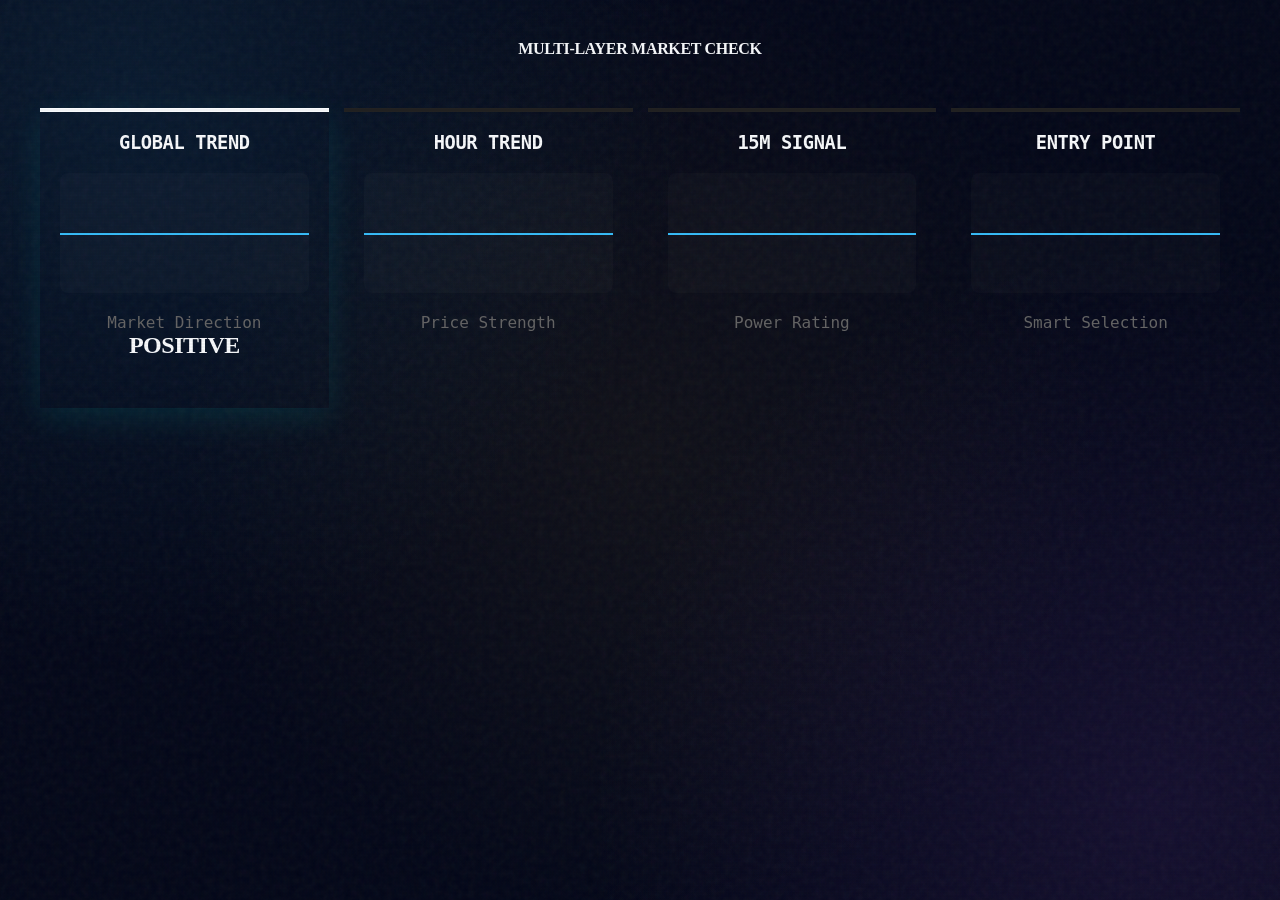
<file: analysis.html>
<!DOCTYPE html>
<html lang="en">

<head>
    <meta charset="UTF-8">
    <title>Neural Analysis - Sanitized</title>
    <link rel="stylesheet" href="showcase.css">
    <style>
        .analysis-grid {
            display: grid;
            grid-template-columns: repeat(4, 1fr);
            gap: 15px;
            margin-top: 50px;
        }

        .timeframe-card {
            height: 300px;
            padding: 20px;
            text-align: center;
            border-top: 4px solid #222;
        }

        .timeframe-card.match {
            border-color: var(--success-mint);
            box-shadow: 0 10px 30px rgba(0, 245, 212, 0.1);
        }

        .chart-sim {
            height: 120px;
            background: rgba(255, 255, 255, 0.02);
            margin: 20px 0;
            border-radius: 8px;
            position: relative;
            overflow: hidden;
        }

        .wave {
            position: absolute;
            width: 100%;
            height: 2px;
            background: var(--accent-blue);
            top: 50%;
            animation: osc 2s infinite ease-in-out;
        }

        @keyframes osc {

            0%,
            100% {
                transform: translateY(-10px);
            }

            50% {
                transform: translateY(10px);
            }
        }
    </style>
</head>

<body>
    <div class="scanner-line"></div>
    <div class="container">
        <h4 class="gold-text" style="text-align: center;">MULTI-LAYER MARKET CHECK</h4>
        <div class="analysis-grid">
            <div class="glass-panel timeframe-card" id="t1">
                <h3 class="mono">GLOBAL TREND</h3>
                <div class="chart-sim">
                    <div class="wave" style="animation-duration: 4s;"></div>
                </div>
                <p class="mono" style="color: #666;">Market Direction</p>
                <h2 class="gold-text" id="s1" style="opacity: 0;">POSITIVE</h2>
            </div>
            <div class="glass-panel timeframe-card" id="t2">
                <h3 class="mono">HOUR TREND</h3>
                <div class="chart-sim">
                    <div class="wave"></div>
                </div>
                <p class="mono" style="color: #666;">Price Strength</p>
                <h2 class="success-text" id="s2" style="opacity: 0;">STRONG</h2>
            </div>
            <div class="glass-panel timeframe-card" id="t3">
                <h3 class="mono">15M SIGNAL</h3>
                <div class="chart-sim">
                    <div class="wave" style="animation-delay: 0.5s;"></div>
                </div>
                <p class="mono" style="color: #666;">Power Rating</p>
                <h2 class="success-text" id="s3" style="opacity: 0;">WINNING</h2>
            </div>
            <div class="glass-panel timeframe-card" id="t4">
                <h3 class="mono">ENTRY POINT</h3>
                <div class="chart-sim">
                    <div class="wave" style="animation-delay: 1s;"></div>
                </div>
                <p class="mono" style="color: #666;">Smart Selection</p>
                <h2 class="success-text" id="s4" style="opacity: 0;">READY</h2>
            </div>
        </div>
        <div id="confluence-msg" style="text-align: center; margin-top: 40px; opacity: 0; transition: 1s;">
            <h1 class="gold-text">MULTIPLE SIGNALS CONFIRMED</h1>
            <p class="mono" style="color: #888;">All system checks passed. Every layer confirms the trade.</p>
        </div>
    </div>

    <script>
        // Language Handling
        const urlParams = new URLSearchParams(window.location.search);
        const currentLang = urlParams.get('lang') || 'en';

        const content = {
            en: {
                title: "MULTI-LAYER MARKET CHECK",
                c1: "GLOBAL TREND",
                c1d: "Market Direction",
                c1v: "POSITIVE",
                c2: "HOUR TREND",
                c2d: "Price Strength",
                c2v: "STRONG",
                c3: "15M SIGNAL",
                c3d: "Power Rating",
                c3v: "WINNING",
                c4: "ENTRY POINT",
                c4d: "Smart Selection",
                c4v: "READY",
                confTitle: "MULTIPLE SIGNALS CONFIRMED",
                confDesc: "All system checks passed. Every layer confirms the trade."
            },
            ar: {
                title: "فحص طبقات السوق المتعددة",
                c1: "الاتجاه العام",
                c1d: "مسار السوق الماكرو",
                c1v: "إيجابي",
                c2: "اتجاه الساعة",
                c2d: "قوة التحرك السعري",
                c2v: "قوية",
                c3: "إشارة 15 دقيقة",
                c3d: "تقييم القوة",
                c3v: "رابحة",
                c4: "نقطة الدخول",
                c4d: "الاختيار الذكي",
                c4v: "مستعدة",
                confTitle: "تم تأكيد الإشارات المتعددة",
                confDesc: "تم اجتياز جميع فحوصات النظام. كل الطبقات تؤكد نجاح الصفقة."
            }
        };

        // Apply Localization
        const ld = content[currentLang];
        document.querySelector('h4').innerText = ld.title;
        document.querySelectorAll('h3.mono')[0].innerText = ld.c1;
        document.querySelectorAll('p.mono')[0].innerText = ld.c1d;
        document.getElementById('s1').innerText = ld.c1v;
        document.querySelectorAll('h3.mono')[1].innerText = ld.c2;
        document.querySelectorAll('p.mono')[1].innerText = ld.c2d;
        document.getElementById('s2').innerText = ld.c2v;
        document.querySelectorAll('h3.mono')[2].innerText = ld.c3;
        document.querySelectorAll('p.mono')[2].innerText = ld.c3d;
        document.getElementById('s3').innerText = ld.c3v;
        document.querySelectorAll('h3.mono')[3].innerText = ld.c4;
        document.querySelectorAll('p.mono')[3].innerText = ld.c4d;
        document.getElementById('s4').innerText = ld.c4v;
        document.querySelector('#confluence-msg h1').innerText = ld.confTitle;
        document.querySelector('#confluence-msg p').innerText = ld.confDesc;

        if (currentLang === 'ar') {
            document.body.classList.add('rtl');
            document.querySelector('.container').classList.add('rtl');
        }

        const steps = [
            { id: 's1', card: 't1', delay: 800 },
            { id: 's2', card: 't2', delay: 1800 },
            { id: 's3', card: 't3', delay: 2800 },
            { id: 's4', card: 't4', delay: 3800 }
        ];
        steps.forEach(s => {
            setTimeout(() => {
                document.getElementById(s.id).style.opacity = 1;
                document.getElementById(s.card).classList.add('match');
            }, s.delay);
        });
        setTimeout(() => {
            document.getElementById('confluence-msg').style.opacity = 1;
        }, 5000);
    </script>
</body>

</html>
</file>
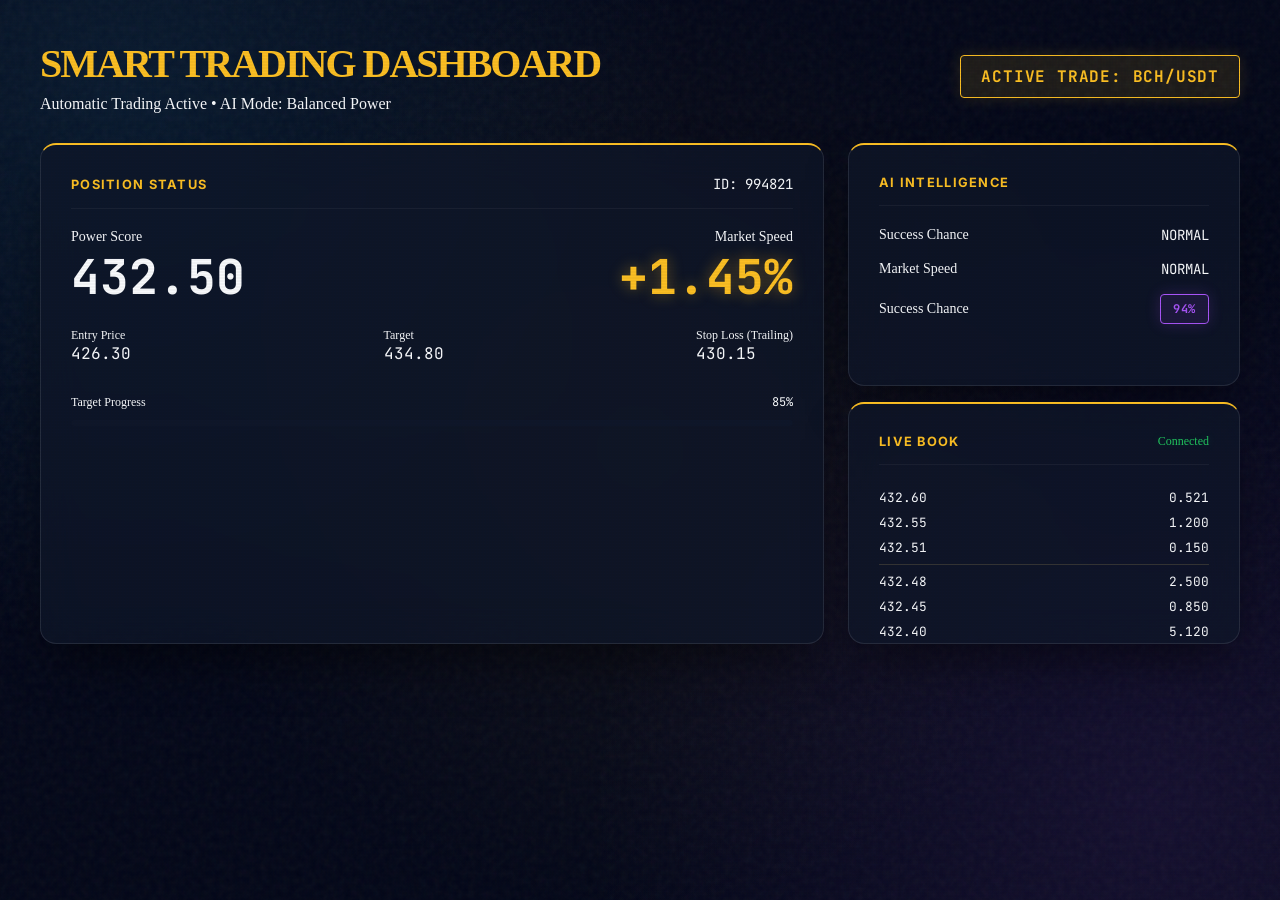
<file: dashboard.html>
<!DOCTYPE html>
<html lang="en">

<head>
    <meta charset="UTF-8">
    <meta name="viewport" content="width=device-width, initial-scale=1.0">
    <title>Execution Dashboard</title>
    <link rel="stylesheet" href="showcase.css">
    <link
        href="https://fonts.googleapis.com/css2?family=Inter:wght@400;500;600;700&family=JetBrains+Mono:wght@400;500&display=swap"
        rel="stylesheet">
    <style>
        .dashboard-layout {
            display: grid;
            grid-template-columns: 2fr 1fr;
            gap: 24px;
        }

        .price-display {
            font-size: 3rem;
            font-weight: 700;
            font-family: var(--font-mono);
        }

        .metric-row {
            display: flex;
            justify-content: space-between;
            margin-top: 10px;
            padding-top: 10px;
            border-top: 1px solid var(--border-subtle);
        }

        .progress-bar {
            height: 6px;
            background: var(--bg-panel);
            border-radius: 3px;
            margin-top: 10px;
            overflow: hidden;
        }

        .progress-fill {
            height: 100%;
            background: var(--accent-primary);
            width: 0%;
            transition: width 1s linear;
        }

        .order-book {
            font-family: var(--font-mono);
            font-size: 0.8rem;
        }

        .book-row {
            display: flex;
            justify-content: space-between;
            padding: 4px 0;
        }

        .book-ask {
            color: var(--accent-danger);
        }

        .book-bid {
            color: var(--accent-success);
        }
    </style>
</head>

<body>
    <div class="container">
        <div class="flex-between" style="margin-bottom: 30px;">
            <div>
                <h1 class="text-gold" style="-webkit-text-fill-color: initial; background: none;">SMART TRADING
                    DASHBOARD</h1>
                <p class="text-muted">Automatic Trading Active • AI Mode: Balanced Power</p>
            </div>
            <div class="badge badge-gold" style="font-size: 1rem; padding: 10px 20px;">
                ACTIVE TRADE: BCH/USDT
            </div>
        </div>

        <div class="dashboard-layout">
            <!-- Main Trade Panel -->
            <div class="card">
                <div class="card-header">
                    <span class="card-title">Position Status</span>
                    <span class="mono text-sm timestamp">ID: 994821</span>
                </div>

                <div class="flex-between">
                    <div>
                        <div class="text-sm text-muted">Current Price</div>
                        <div class="price-display">432.50</div>
                    </div>
                    <div style="text-align: right;">
                        <div class="text-sm text-muted">PnL (Unrealized)</div>
                        <div class="price-display text-gold-glow">+1.45%</div>
                    </div>
                </div>

                <div class="metric-row">
                    <div>
                        <div class="text-xs text-muted">Entry Price</div>
                        <div class="mono text-white">426.30</div>
                    </div>
                    <div>
                        <div class="text-xs text-muted">Target</div>
                        <div class="mono text-white">434.80</div>
                    </div>
                    <div>
                        <div class="text-xs text-muted">Stop Loss (Trailing)</div>
                        <div class="mono text-muted">430.15</div>
                    </div>
                </div>

                <div style="margin-top: 30px;">
                    <div class="flex-between">
                        <span class="text-xs text-muted target-prog-label">Target Progress</span>
                        <span class="text-xs mono">85%</span>
                    </div>
                    <div class="progress-bar">
                        <div class="progress-fill" style="width: 85%;"></div>
                    </div>
                </div>
            </div>

            <!-- Order Book / Metrics -->
            <div class="flex-col gap-4">
                <div class="card" style="flex: 1;">
                    <div class="card-header">
                        <span class="card-title">AI Intelligence</span>
                    </div>
                    <div class="gap-4 flex-col">
                        <div class="flex-between">
                            <span class="text-sm text-muted">Power Score</span>
                            <span class="mono text-sm success-text">STRONG</span>
                        </div>
                        <div class="flex-between">
                            <span class="text-sm text-muted">Market Speed</span>
                            <span class="mono text-sm">NORMAL</span>
                        </div>
                        <div class="flex-between">
                            <span class="text-sm text-muted">Success Chance</span>
                            <span class="badge badge-v9">94%</span>
                        </div>
                    </div>
                </div>

                <div class="card" style="flex: 1;">
                    <div class="card-header">
                        <span class="card-title">Live Book</span>
                        <div class="text-xs text-green">Connected</div>
                    </div>
                    <div class="order-book">
                        <!-- Simulated DOM -->
                        <div class="book-row book-ask"><span>432.60</span><span>0.521</span></div>
                        <div class="book-row book-ask"><span>432.55</span><span>1.200</span></div>
                        <div class="book-row book-ask"><span>432.51</span><span>0.150</span></div>
                        <div style="height: 1px; background: #333; margin: 4px 0;"></div>
                        <div class="book-row book-bid"><span>432.48</span><span>2.500</span></div>
                        <div class="book-row book-bid"><span>432.45</span><span>0.850</span></div>
                        <div class="book-row book-bid"><span>432.40</span><span>5.120</span></div>
                    </div>
                </div>
            </div>
        </div>
    </div>
    <script>
        // Language Handling
        const urlParams = new URLSearchParams(window.location.search);
        const currentLang = urlParams.get('lang') || 'en';

        const content = {
            en: {
                title: "SMART TRADING DASHBOARD",
                subtitle: "Automatic Trading Active • AI Mode: Balanced Power",
                activeTrade: "ACTIVE TRADE: BCH/USDT",
                posStatus: "Position Status",
                currPrice: "Current Price",
                pnl: "PnL (Unrealized)",
                entry: "Entry Price",
                target: "Target",
                stopLoss: "Stop Loss (Trailing)",
                targetProg: "Target Progress",
                aiIntell: "AI Intelligence",
                pwrScore: "Power Score",
                mktSpeed: "Market Speed",
                successChance: "Success Chance",
                liveBook: "Live Book",
                connected: "Connected",
                strong: "STRONG",
                normal: "NORMAL"
            },
            ar: {
                title: "لوحة تحكم التداول الذكي",
                subtitle: "التداول الآلي نشط • وضع الذكاء: طاقة متوازنة",
                activeTrade: "صفقة نشطة: BCH/USDT",
                posStatus: "حالة الصفقة",
                currPrice: "السعر الحالي",
                pnl: "الربح/الخسارة (غير محقق)",
                entry: "سعر الدخول",
                target: "الهدف",
                stopLoss: "وقف الخسارة (متحرك)",
                targetProg: "التقدم نحو الهدف",
                aiIntell: "ذكاء النظام",
                pwrScore: "قوة الإشارة",
                mktSpeed: "سرعة السوق",
                successChance: "نسبة النجاح المتوقعة",
                liveBook: "سجل الأوامر المباشر",
                connected: "متصل",
                strong: "قوية",
                normal: "طبيعية"
            }
        };

        // Apply Localization
        const ld = content[currentLang];
        document.querySelector('h1').innerText = ld.title;
        document.querySelector('p.text-muted').innerText = ld.subtitle;
        document.querySelector('.badge.badge-gold').innerText = ld.activeTrade;
        document.querySelectorAll('.card-title')[0].innerText = ld.posStatus;
        document.querySelectorAll('.text-muted')[1].innerText = ld.currPrice;
        document.querySelectorAll('.text-muted')[2].innerText = ld.pnl;
        document.querySelectorAll('.text-xs.text-muted')[0].innerText = ld.entry;
        document.querySelectorAll('.text-xs.text-muted')[1].innerText = ld.target;
        document.querySelectorAll('.text-xs.text-muted')[2].innerText = ld.stopLoss;
        document.querySelector('.text-xs.text-muted.target-prog-label').innerText = ld.targetProg;
        document.querySelectorAll('.card-title')[1].innerText = ld.aiIntell;
        document.querySelectorAll('.text-sm.text-muted')[0].innerText = ld.pwrScore;
        document.querySelectorAll('.text-sm.text-muted')[1].innerText = ld.mktSpeed;
        document.querySelectorAll('.text-sm.text-muted')[2].innerText = ld.successChance;
        document.querySelectorAll('.card-title')[2].innerText = ld.liveBook;
        document.querySelector('.text-xs.text-green').innerText = ld.connected;
        document.querySelector('.success-text').innerText = ld.strong;
        document.querySelectorAll('.mono.text-sm')[1].innerText = ld.normal;

        // --- Real-Time Price & PnL Loading ---
        const entryPrice = 426.30;

        async function fetchLiveBCH() {
            try {
                const res = await fetch('https://api.binance.com/api/v3/ticker/price?symbol=BCHUSDT');
                const data = await res.json();
                const currentPrice = parseFloat(data.price);

                // Update UI Prices
                document.querySelectorAll('.price-display')[0].innerText = currentPrice.toLocaleString(undefined, { minimumFractionDigits: 2, maximumFractionDigits: 2 });

                // Calculate PnL
                const pnlPercent = ((currentPrice - entryPrice) / entryPrice) * 100;
                const pnlDisplay = document.querySelectorAll('.price-display')[1];
                pnlDisplay.innerText = (pnlPercent >= 0 ? '+' : '') + pnlPercent.toFixed(2) + '%';
                pnlDisplay.style.color = pnlPercent >= 0 ? '#10b981' : '#ef4444';

                // Update Progress Slide filling
                const targetPrice = 434.80;
                let progress = ((currentPrice - entryPrice) / (targetPrice - entryPrice)) * 100;
                progress = Math.min(Math.max(progress, 0), 100);
                document.querySelector('.progress-fill').style.width = progress.toFixed(0) + '%';
                document.querySelector('.mono.text-xs').innerText = progress.toFixed(0) + '%';

            } catch (e) {
                console.error('Binance API Error:', e);
            }
            setTimeout(fetchLiveBCH, 3000);
        }

        if (currentLang === 'ar') {
            document.body.classList.add('rtl');
        }

        fetchLiveBCH();
    </script>

</html>
</file>
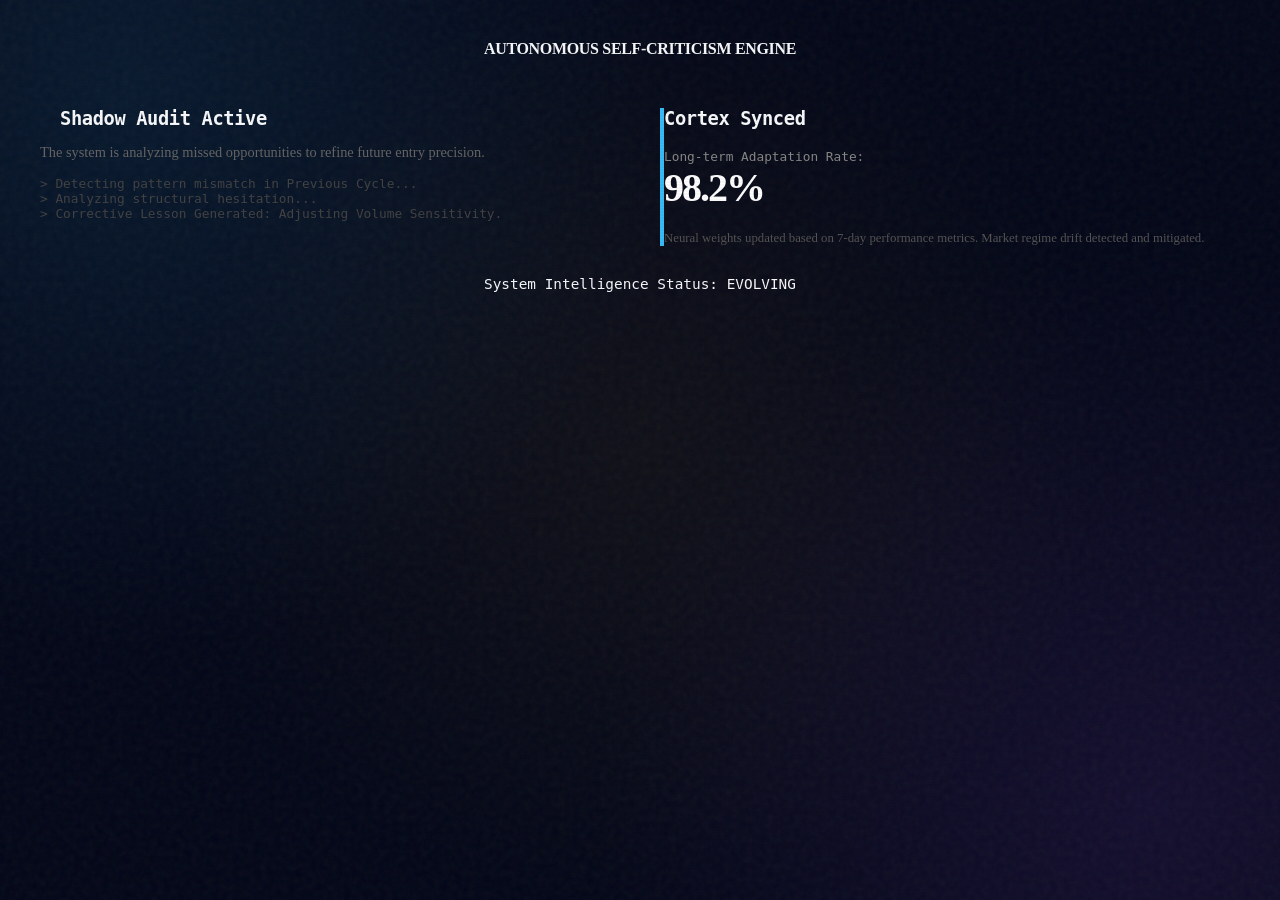
<file: learning.html>
<!DOCTYPE html>
<html lang="en">

<head>
    <meta charset="UTF-8">
    <title>Autonomous Learning - Sanitized</title>
    <link rel="stylesheet" href="showcase.css">
    <style>
        .learning-box {
            display: grid;
            grid-template-columns: 1fr 1fr;
            gap: 40px;
            margin-top: 50px;
        }

        .audit-card {
            border-left: 4px solid var(--accent-gold);
        }

        .cortex-update {
            border-left: 4px solid var(--accent-blue);
        }

        .status-dot {
            width: 10px;
            height: 10px;
            border-radius: 50%;
            display: inline-block;
            margin-right: 10px;
        }

        .processing {
            background: var(--accent-gold);
            animation: pulse 1.5s infinite;
        }
    </style>
</head>

<body>
    <div class="scanner-line"></div>
    <div class="container">
        <h4 class="gold-text" style="text-align: center;">AUTONOMOUS SELF-CRITICISM ENGINE</h4>
        <div class="learning-box">
            <div class="glass-panel audit-card">
                <h3 class="mono"><span class="status-dot processing"></span>Shadow Audit Active</h3>
                <p style="color: #666; font-size: 0.9em; margin: 15px 0;">The system is analyzing missed opportunities
                    to refine future entry precision.</p>
                <div class="mono" style="font-size: 0.8em; color: #444;">
                    > Detecting pattern mismatch in Previous Cycle...<br>
                    > Analyzing structural hesitation...<br>
                    <span class="gold-text">> Corrective Lesson Generated: Adjusting Volume Sensitivity.</span>
                </div>
            </div>
            <div class="glass-panel cortex-update">
                <h3 class="mono">Cortex Synced</h3>
                <div style="margin-top: 20px;">
                    <p class="mono" style="font-size: 0.8em; color: #888;">Long-term Adaptation Rate:</p>
                    <h1 class="gradient-text">98.2%</h1>
                </div>
                <div style="margin-top: 20px; font-size: 0.8em; color: #555;">
                    Neural weights updated based on 7-day performance metrics. Market regime drift detected and
                    mitigated.
                </div>
            </div>
        </div>
        <div class="glass-panel" style="margin-top: 30px; text-align: center; border-color: rgba(0, 118, 255, 0.3);">
            <p class="mono" style="font-size: 0.9em;">System Intelligence Status: <span
                    class="success-text">EVOLVING</span></p>
        </div>
    </div>
</body>

</html>
</file>
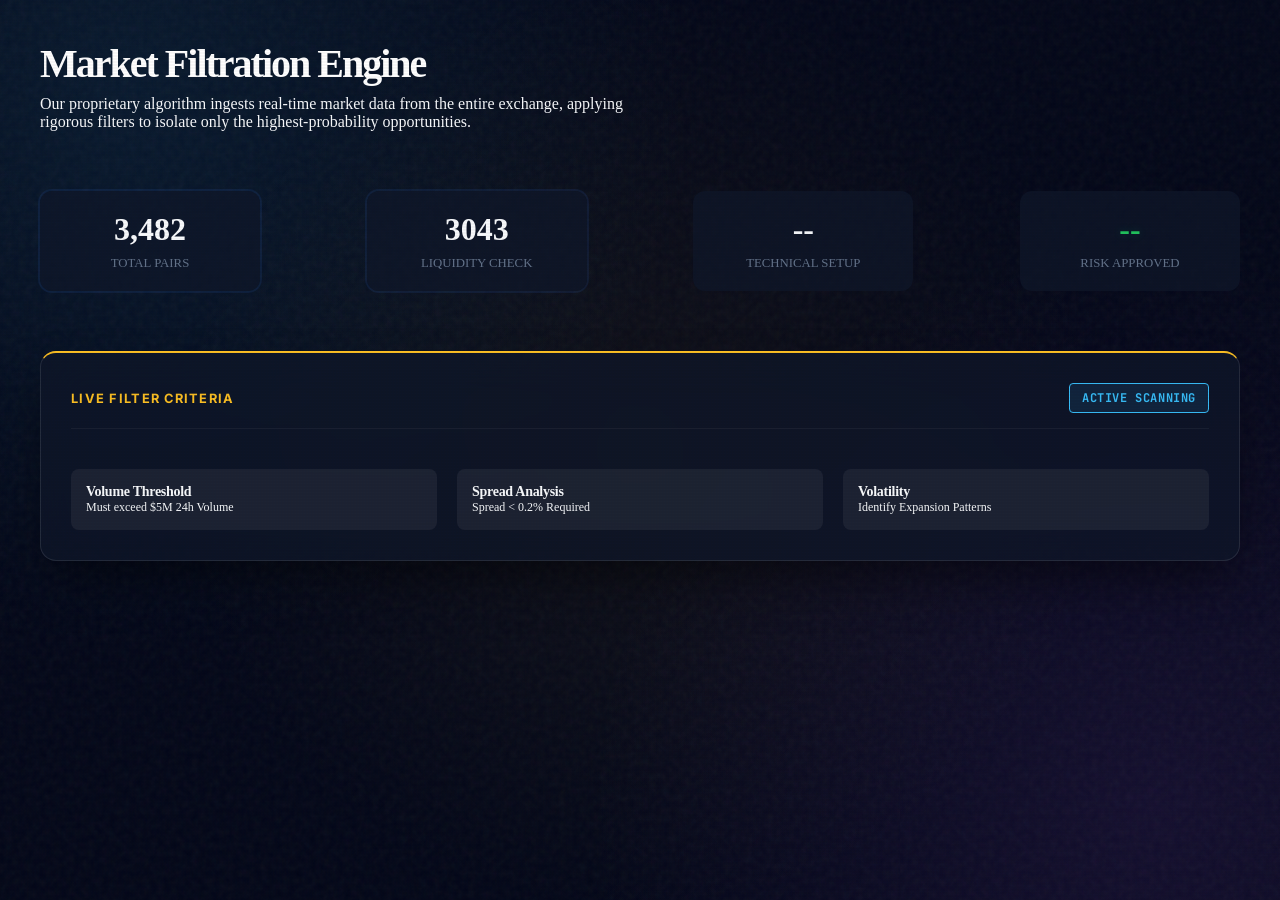
<file: scanner.html>
<!DOCTYPE html>
<html lang="en">

<head>
    <meta charset="UTF-8">
    <meta name="viewport" content="width=device-width, initial-scale=1.0">
    <title>Market Scanner</title>
    <link rel="stylesheet" href="showcase.css">
    <link
        href="https://fonts.googleapis.com/css2?family=Inter:wght@400;500;600;700&family=JetBrains+Mono:wght@400;500&display=swap"
        rel="stylesheet">
    <style>
        .pipeline {
            display: flex;
            align-items: center;
            justify-content: space-between;
            margin: 60px 0;
            position: relative;
        }

        .pipeline::before {
            content: '';
            position: absolute;
            top: 50%;
            left: 0;
            width: 100%;
            height: 2px;
            background: var(--border-subtle);
            z-index: 0;
        }

        .stage {
            background: var(--bg-card);
            border: 1px solid var(--border-subtle);
            padding: 20px;
            border-radius: 12px;
            width: 220px;
            text-align: center;
            z-index: 1;
            transition: all 0.3s;
        }

        .stage.active {
            border-color: var(--accent-primary);
            box-shadow: 0 0 0 2px rgba(59, 130, 246, 0.1);
        }

        .count-badge {
            font-size: 2rem;
            font-weight: 700;
            color: var(--text-primary);
            display: block;
            margin-bottom: 5px;
        }

        .stage-label {
            font-size: 0.8rem;
            color: var(--text-muted);
            text-transform: uppercase;
        }

        .filter-list {
            margin-top: 40px;
            display: grid;
            grid-template-columns: repeat(3, 1fr);
            gap: 20px;
        }

        .filter-item {
            background: rgba(40, 45, 60, 0.6);
            /* Lighter background for better contrast */
            padding: 15px;
            border-radius: 8px;
            border-left: 3px solid var(--border-subtle);
        }

        .filter-item.passed {
            border-left-color: var(--accent-success);
        }

        .filter-item.rejected {
            border-left-color: var(--accent-danger);
        }
    </style>
</head>

<body>
    <div class="container">
        <h1>Market Filtration Engine</h1>
        <p class="text-muted" style="max-width: 600px;">
            Our proprietary algorithm ingests real-time market data from the entire exchange, applying rigorous filters
            to isolate only the highest-probability opportunities.
        </p>

        <div class="pipeline">
            <div class="stage active">
                <span class="count-badge">3,482</span>
                <span class="stage-label">Total Pairs</span>
            </div>
            <div class="stage" id="stage2">
                <span class="count-badge" id="c2">--</span>
                <span class="stage-label">Liquidity Check</span>
            </div>
            <div class="stage" id="stage3">
                <span class="count-badge" id="c3">--</span>
                <span class="stage-label">Technical Setup</span>
            </div>
            <div class="stage" id="stage4">
                <span class="count-badge text-green" id="c4">--</span>
                <span class="stage-label">Risk Approved</span>
            </div>
        </div>

        <div class="card">
            <div class="card-header">
                <span class="card-title">Live Filter Criteria</span>
                <span class="badge badge-blue">ACTIVE SCANNING</span>
            </div>
            <div class="filter-list">
                <div class="filter-item passed">
                    <h4 class="text-sm">Volume Threshold</h4>
                    <p class="text-xs text-muted">Must exceed $5M 24h Volume</p>
                </div>
                <div class="filter-item passed">
                    <h4 class="text-sm">Spread Analysis</h4>
                    <p class="text-xs text-muted">Spread < 0.2% Required</p>
                </div>
                <div class="filter-item passed">
                    <h4 class="text-sm">Volatility</h4>
                    <p class="text-xs text-muted">Identify Expansion Patterns</p>
                </div>
            </div>
        </div>
    </div>

    <script>
        // Language Handling
        const urlParams = new URLSearchParams(window.location.search);
        const currentLang = urlParams.get('lang') || 'en';

        const content = {
            en: {
                title: "Market Filtration Engine",
                desc: "Our proprietary algorithm ingests real-time market data from the entire exchange, applying rigorous filters to isolate only the highest-probability opportunities.",
                s1: "Total Pairs",
                s2: "Liquidity Check",
                s3: "Technical Setup",
                s4: "Risk Approved",
                liveTitle: "Live Filter Criteria",
                scanning: "ACTIVE SCANNING",
                f1: "Volume Threshold",
                f1d: "Must exceed $5M 24h Volume",
                f2: "Spread Analysis",
                f2d: "Spread < 0.2% Required",
                f3: "Volatility",
                f3d: "Identify Expansion Patterns"
            },
            ar: {
                title: "محرك فلترة السوق",
                desc: "خوارزميتنا الخاصة تقوم بتحليل بيانات السوق اللحظية من المنصة كاملة، مع تطبيق فلاتر صارمة لعزل الفرص ذات الاحتمالية العالية فقط.",
                s1: "إجمالي الأزواج",
                s2: "فحص السيولة",
                s3: "التوافق الفني",
                s4: "الموافقة الأمنية",
                liveTitle: "معايير الفلترة الحالية",
                scanning: "فحص نشط حالياً",
                f1: "حد السيولة",
                f1d: "يجب أن يتجاوز حجم التداول 5 مليون دولار",
                f2: "تحليل الفارق",
                f2d: "الفارق السعري أقل من 0.2%",
                f3: "التذبذب",
                f3d: "رصد أنماط الانفجار السعري"
            }
        };

        // Apply Localization
        const ld = content[currentLang];
        document.querySelector('h1').innerText = ld.title;
        document.querySelector('p.text-muted').innerText = ld.desc;
        document.querySelectorAll('.stage-label')[0].innerText = ld.s1;
        document.querySelectorAll('.stage-label')[1].innerText = ld.s2;
        document.querySelectorAll('.stage-label')[2].innerText = ld.s3;
        document.querySelectorAll('.stage-label')[3].innerText = ld.s4;
        document.querySelector('.card-title').innerText = ld.liveTitle;
        document.querySelector('.badge').innerText = ld.scanning;
        document.querySelectorAll('h4.text-sm')[0].innerText = ld.f1;
        document.querySelectorAll('.text-xs.text-muted')[0].innerText = ld.f1d;
        document.querySelectorAll('h4.text-sm')[1].innerText = ld.f2;
        document.querySelectorAll('.text-xs.text-muted')[1].innerText = ld.f2d;
        document.querySelectorAll('h4.text-sm')[2].innerText = ld.f3;
        document.querySelectorAll('.text-xs.text-muted')[2].innerText = ld.f3d;

        if (currentLang === 'ar') {
            document.body.classList.add('rtl');
        }

        // Simulate funnel effect
        setTimeout(() => {
            const c2 = document.getElementById('c2');
            document.getElementById('stage2').classList.add('active');
            animateValue(c2, 3482, 450, 1500);
        }, 1000);

        setTimeout(() => {
            const c3 = document.getElementById('c3');
            document.getElementById('stage3').classList.add('active');
            animateValue(c3, 450, 12, 1500);
        }, 3000);

        setTimeout(() => {
            const c4 = document.getElementById('c4');
            document.getElementById('stage4').classList.add('active');
            c4.style.color = '#10b981';
            animateValue(c4, 12, 3, 1000);
        }, 5000);

        function animateValue(obj, start, end, duration) {
            let startTimestamp = null;
            const step = (timestamp) => {
                if (!startTimestamp) startTimestamp = timestamp;
                const progress = Math.min((timestamp - startTimestamp) / duration, 1);
                obj.innerHTML = Math.floor(progress * (end - start) + start);
                if (progress < 1) {
                    window.requestAnimationFrame(step);
                }
            };
            window.requestAnimationFrame(step);
        }
    </script>
</body>

</html>
</file>
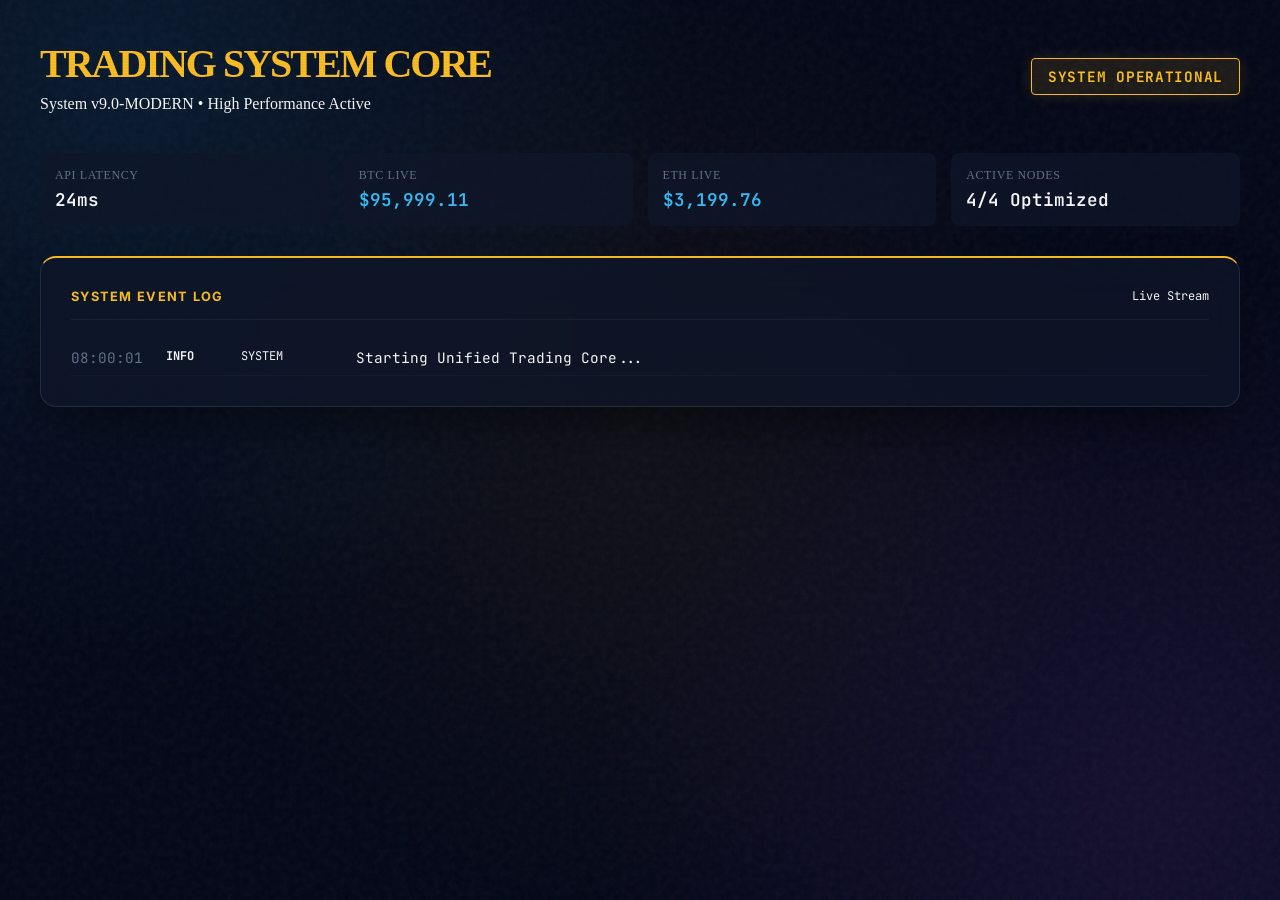
<file: terminal.html>
<!DOCTYPE html>
<html lang="en">

<head>
    <meta charset="UTF-8">
    <meta name="viewport" content="width=device-width, initial-scale=1.0">
    <title>System Infrastructure</title>
    <link rel="stylesheet" href="showcase.css">
    <link
        href="https://fonts.googleapis.com/css2?family=Inter:wght@400;500;600;700&family=JetBrains+Mono:wght@400;500&display=swap"
        rel="stylesheet">
    <style>
        .terminal-container {
            font-family: var(--font-mono);
            font-size: 0.9rem;
        }

        .log-row {
            display: flex;
            gap: 15px;
            padding: 8px 0;
            border-bottom: 1px solid rgba(255, 255, 255, 0.03);
            opacity: 0;
            animation: fadeIn 0.3s forwards;
        }

        .timestamp {
            color: var(--text-muted);
            min-width: 80px;
        }

        .level {
            min-width: 60px;
            font-weight: bold;
        }

        .module {
            color: var(--accent-primary);
            min-width: 100px;
        }

        .message {
            color: var(--text-primary);
        }

        @keyframes fadeIn {
            to {
                opacity: 1;
            }
        }

        .status-grid {
            display: grid;
            grid-template-columns: repeat(4, 1fr);
            gap: 15px;
            margin-bottom: 30px;
        }

        .status-item {
            background: var(--bg-card);
            padding: 15px;
            border-radius: 8px;
            border: 1px solid var(--border-subtle);
        }

        .status-label {
            font-size: 0.75rem;
            color: var(--text-muted);
            text-transform: uppercase;
            letter-spacing: 0.05em;
        }

        .status-value {
            font-size: 1.1rem;
            font-weight: 600;
            color: var(--text-primary);
            margin-top: 5px;
        }
    </style>
</head>

<body>
    <div class="container">
        <!-- Header -->
        <div class="flex-between" style="margin-bottom: 40px;">
            <div>
                <h1 class="text-gold" style="-webkit-text-fill-color: initial; background: none;">TRADING SYSTEM CORE
                </h1>
                <p class="text-muted">System v9.0-MODERN • High Performance Active</p>
            </div>
            <div class="badge badge-gold" style="font-size: 0.9rem; padding: 8px 16px;">
                SYSTEM OPERATIONAL
            </div>
        </div>

        <!-- Status Metrics -->
        <div class="status-grid">
            <div class="status-item">
                <div class="status-label">API Latency</div>
                <div class="status-value text-success">24ms</div>
            </div>
            <div class="status-item">
                <div class="status-label">BTC Live</div>
                <div class="status-value text-blue" id="btc-price">CONNECTING...</div>
            </div>
            <div class="status-item">
                <div class="status-label">ETH Live</div>
                <div class="status-value text-blue" id="eth-price">CONNECTING...</div>
            </div>
            <div class="status-item">
                <div class="status-label">Active Nodes</div>
                <div class="status-value">4/4 Optimized</div>
            </div>
        </div>

        <!-- Terminal Output -->
        <div class="card terminal-container">
            <div class="card-header">
                <span class="card-title">System Event Log</span>
                <span class="mono text-muted text-xs">Live Stream</span>
            </div>
            <div id="logs"></div>
        </div>
    </div>

    <script>
        // Language Handling
        const urlParams = new URLSearchParams(window.location.search);
        const currentLang = urlParams.get('lang') || 'en';

        const content = {
            en: {
                title: "TRADING SYSTEM CORE",
                subtitle: "System v9.0-MODERN • High Performance Active",
                status: "SYSTEM OPERATIONAL",
                latency: "API Latency",
                activeNodes: "Active Nodes",
                logsTitle: "System Event Log",
                logsStream: "Live Stream",
                logs: [
                    { time: '08:00:01', level: 'INFO', mod: 'SYSTEM', msg: 'Starting Unified Trading Core...' },
                    { time: '08:00:02', level: 'INFO', mod: 'AI_BRAIN', msg: 'System online. Checking market direction.' },
                    { time: '08:00:02', level: 'INFO', mod: 'SAFETY', msg: 'Safety checks passed. No risks detected.' },
                    { time: '08:00:03', level: 'SUCCESS', mod: 'SYSTEM', msg: 'Connection established. Ready to trade.' },
                    { time: '08:00:05', level: 'INFO', mod: 'SCANNER', msg: 'Searching for winning opportunities...' },
                    { time: '08:00:08', level: 'SUCCESS', mod: 'SCANNER', msg: 'Found 12 high-potential setups.' },
                    { time: '08:00:09', level: 'INFO', mod: 'AI_BRAIN', msg: 'Choosing best coin for high-success chance.' },
                    { time: '08:00:10', level: 'INFO', mod: 'SELECTOR', msg: 'AI Choice: STRONG BUY (Confidence: 94%).' },
                    { time: '08:00:15', level: 'INFO', mod: 'TRADER', msg: 'Executing trade on Binance Exchange...' },
                    { time: '08:00:18', level: 'SUCCESS', mod: 'TRADE', msg: 'Position Active. Monitoring for Profit.' }
                ]
            },
            ar: {
                title: "نواة نظام التداول",
                subtitle: "نظام v9.0 الحديث • أداء عالي نشط",
                status: "النظام يعمل بكفاءة",
                latency: "سرعة الاتصال",
                activeNodes: "النقاط النشطة",
                logsTitle: "سجل أحداث النظام",
                logsStream: "بث مباشر",
                logs: [
                    { time: '08:00:01', level: 'معلومات', mod: 'النظام', msg: 'بدء تشغيل نواة التداول الموحدة...' },
                    { time: '08:00:02', level: 'معلومات', mod: 'الذكاء', msg: 'النظام متصل. جاري فحص اتجاه السوق.' },
                    { time: '08:00:02', level: 'معلومات', mod: 'الأمان', msg: 'اجتياز فحوصات الأمان. لا توجد مخاطر.' },
                    { time: '08:00:03', level: 'نجاح', mod: 'النظام', msg: 'تم إنشاء الاتصال. جاهز للتداول.' },
                    { time: '08:00:05', level: 'معلومات', mod: 'المسح', msg: 'البحث عن فرص ربح قوية...' },
                    { time: '08:00:08', level: 'نجاح', mod: 'المسح', msg: 'تم العثور على 12 فرصة عالية الإمكانيات.' },
                    { time: '08:00:09', level: 'معلومات', mod: 'الذكاء', msg: 'اختيار أفضل عملة لضمان أعلى نسبة نجاح.' },
                    { time: '08:00:10', level: 'معلومات', mod: 'المحلل', msg: 'قرار الذكاء: شراء قوي (ثقة: 94%).' },
                    { time: '08:00:15', level: 'معلومات', mod: 'المنفذ', msg: 'جاري تنفيذ الصفقة على منصة بينانس...' },
                    { time: '08:00:18', level: 'نجاح', mod: 'الصفقة', msg: 'الصفقة نشطة. مراقبة الأرباح.' }
                ]
            }
        };

        // Apply Localization
        const langData = content[currentLang];
        document.querySelector('h1').innerText = langData.title;
        document.querySelector('p.text-muted').innerText = langData.subtitle;
        document.querySelector('.badge').innerText = langData.status;
        document.querySelectorAll('.status-label')[0].innerText = langData.latency;
        document.querySelectorAll('.status-label')[3].innerText = langData.activeNodes;
        document.querySelector('.card-title').innerText = langData.logsTitle;
        document.querySelector('.mono.text-muted.text-xs').innerText = langData.logsStream;

        if (currentLang === 'ar') {
            document.body.classList.add('rtl');
        }

        const logData = langData.logs;
        let index = 0;
        const logContainer = document.getElementById('logs');

        function addLog() {
            if (index >= logData.length) return;
            const item = logData[index];
            const row = document.createElement('div');
            row.className = 'log-row';

            let colorClass = 'text-primary';
            if (item.level === 'SUCCESS' || item.level === 'نجاح') colorClass = 'text-success';

            row.innerHTML = `
                <div class="timestamp mono">${item.time}</div>
                <div class="level text-xs ${colorClass}">${item.level}</div>
                <div class="module mono text-xs">${item.mod}</div>
                <div class="message">${item.msg}</div>
            `;

            logContainer.appendChild(row);
            index++;

            // Randomize delay for "natural" feel
            setTimeout(addLog, Math.random() * 800 + 400);
        }

        // --- Real-Time Price Loading from Binance API ---
        let btcPrice = 0;
        let ethPrice = 0;

        async function fetchLivePrices() {
            try {
                // Fetch BTC & ETH directly from Binance Public API
                const [btcRes, ethRes] = await Promise.all([
                    fetch('https://api.binance.com/api/v3/ticker/price?symbol=BTCUSDT'),
                    fetch('https://api.binance.com/api/v3/ticker/price?symbol=ETHUSDT')
                ]);

                const btcData = await btcRes.json();
                const ethData = await ethRes.json();

                btcPrice = parseFloat(btcData.price);
                ethPrice = parseFloat(ethData.price);

                document.getElementById('btc-price').innerText = '$' + btcPrice.toLocaleString(undefined, { minimumFractionDigits: 2, maximumFractionDigits: 2 });
                document.getElementById('eth-price').innerText = '$' + ethPrice.toLocaleString(undefined, { minimumFractionDigits: 2, maximumFractionDigits: 2 });

                // Update badge to indicate LIVE status
                const badge = document.querySelector('.badge');
                if (badge && !badge.innerText.includes('LIVE')) {
                    badge.innerHTML = `<span style="display:inline-block; width:8px; height:8px; background:#10b981; border-radius:50%; margin-right:8px; animation: pulse 1s infinite;"></span>` + badge.innerText + ' [LIVE]';
                }
            } catch (e) {
                console.error('API Error, falling back to simulation:', e);
                // Fallback simulation if API fails
                btcPrice = btcPrice || 96000;
                ethPrice = ethPrice || 3200;
                btcPrice += (Math.random() - 0.5) * 5;
                ethPrice += (Math.random() - 0.5) * 1;
                document.getElementById('btc-price').innerText = '$' + btcPrice.toLocaleString(undefined, { minimumFractionDigits: 2, maximumFractionDigits: 2 });
                document.getElementById('eth-price').innerText = '$' + ethPrice.toLocaleString(undefined, { minimumFractionDigits: 2, maximumFractionDigits: 2 });
            }

            setTimeout(fetchLivePrices, 3000);
        }

        window.onload = () => {
            addLog();
            fetchLivePrices();
        };
    </script>
</body>

</html>
</file>
<file: showcase.css>
:root {
    /* --------------------------------------------------------- */
    /* THEME: ULTRA-MODERN DARK & NEON (V9 PRESET) */
    /* --------------------------------------------------------- */
    --bg-body: #020617;
    /* Deep Slate Navy */
    --bg-card: rgba(15, 23, 42, 0.75);
    /* Slate Glass */
    --bg-panel: #0f172a;

    --text-primary: #f8fafc;
    --text-secondary: #94a3b8;
    --text-muted: #64748b;

    /* Primary Accent: Dynamic Gold/Amber */
    --gold-primary: #fbbf24;
    --gold-dim: #b45309;
    --gold-glow: rgba(251, 191, 36, 0.25);

    /* Functional Accents - Vibrant V9 Palette */
    --accent-blue: #38bdf8;
    --profit-green: #22c55e;
    --loss-red: #ef4444;
    --v9-neon: #a855f7;
    /* Purple for Neural logic */

    /* Borders & Effects */
    --glass-border: 1px solid rgba(255, 255, 255, 0.1);
    --gold-border: 1px solid rgba(251, 191, 36, 0.4);
    --shadow-card: 0 25px 50px -12px rgba(0, 0, 0, 0.5);

    /* Fonts */
    --font-ui: 'Inter', system-ui, sans-serif;
    --font-mono: 'JetBrains Mono', monospace;
    --font-ar: 'Cairo', system-ui, sans-serif;
}

.rtl {
    direction: rtl;
    font-family: var(--font-ar) !important;
    text-align: right;
}

/* --------------------------------------------------------- */
/* RESET & BASE */
/* --------------------------------------------------------- */
* {
    margin: 0;
    padding: 0;
    box-sizing: border-box;
}

body {
    background-color: var(--bg-body);
    background-image:
        radial-gradient(circle at 10% 10%, rgba(56, 189, 248, 0.1) 0%, transparent 40%),
        radial-gradient(circle at 90% 90%, rgba(168, 85, 247, 0.1) 0%, transparent 40%),
        radial-gradient(circle at 50% 50%, rgba(251, 191, 36, 0.05) 0%, transparent 60%),
        url("data:image/svg+xml,%3Csvg viewBox='0 0 200 200' xmlns='http://www.w3.org/2000/svg'%3E%3Cfilter id='noiseFilter'%3E%3CfeTurbulence type='fractalNoise' baseFrequency='0.65' numOctaves='3' stitchTiles='stitch'/%3E%3C/filter%3E%3Crect width='100%25' height='100%25' filter='url(%23noiseFilter)' opacity='0.05'/%3E%3C/svg%3E");
    background-attachment: fixed;
    animation: holoShift 60s linear infinite alternate;
    color: var(--text-primary);
}

/* Cinematic Scanline Animation */
body::after {
    content: "";
    position: fixed;
    top: 0;
    left: 0;
    width: 100vw;
    height: 100vh;
    background: linear-gradient(rgba(18, 16, 16, 0) 50%, rgba(0, 0, 0, 0.1) 50%), linear-gradient(90deg, rgba(255, 0, 0, 0.03), rgba(0, 255, 0, 0.01), rgba(0, 0, 255, 0.03));
    background-size: 100% 3px, 3px 100%;
    pointer-events: none;
    z-index: 9999;
    opacity: 0.3;
}

@keyframes holoShift {
    0% {
        background-position: 50% 0%, 80% 20%, 0 0, 0 0;
    }

    100% {
        background-position: 55% 5%, 75% 25%, 0 0, 0 0;
    }
}

/* --------------------------------------------------------- */
/* UTILITIES & TYPOGRAPHY */
/* --------------------------------------------------------- */
.container {
    max-width: 1400px;
    margin: 0 auto;
    padding: 40px;
}

h1 {
    font-size: 2.5rem;
    font-weight: 800;
    letter-spacing: -0.05em;
    margin-bottom: 0.5rem;
    color: #fff;
    /* Clean Solid White for better contrast, removed gradient */
}

h2,
h3,
h4 {
    font-weight: 600;
    letter-spacing: -0.02em;
    color: var(--text-primary);
}

.text-gold {
    color: var(--gold-primary) !important;
}

.text-green {
    color: var(--profit-green) !important;
    text-shadow: 0 0 10px rgba(0, 255, 157, 0.2);
}

.text-blue {
    color: var(--accent-blue) !important;
}

.text-red {
    color: var(--loss-red) !important;
}

.text-v9-glow {
    color: var(--v9-neon) !important;
    text-shadow: 0 0 15px rgba(168, 85, 247, 0.4);
}

.text-gold-glow {
    color: var(--gold-primary) !important;
    text-shadow: 0 0 15px rgba(251, 191, 36, 0.4);
}

.mono {
    font-family: var(--font-mono);
}

.text-sm {
    font-size: 0.875rem;
}

.text-xs {
    font-size: 0.75rem;
}

.flex-between {
    display: flex;
    justify-content: space-between;
    align-items: center;
}

.flex-col {
    display: flex;
    flex-direction: column;
}

.gap-4 {
    gap: 1rem;
}

/* --------------------------------------------------------- */
/* COMPONENTS */
/* --------------------------------------------------------- */

/* High-End Glass Card */
.card {
    background: var(--bg-card);
    border: var(--glass-border);
    border-top: 2px solid var(--gold-primary);
    border-radius: 16px;
    padding: 30px;
    box-shadow: var(--shadow-card);
    position: relative;
    backdrop-filter: blur(20px);
    -webkit-backdrop-filter: blur(20px);
    transition: all 0.5s cubic-bezier(0.23, 1, 0.32, 1);
    overflow: hidden;
}

.card::before {
    content: '';
    position: absolute;
    top: 0;
    left: -100%;
    width: 100%;
    height: 100%;
    background: linear-gradient(90deg, transparent, rgba(255, 255, 255, 0.05), transparent);
    transition: 0.5s;
}

.card:hover::before {
    left: 100%;
}

.card:hover {
    transform: translateY(-5px) scale(1.01);
    box-shadow: 0 40px 80px -20px rgba(0, 0, 0, 0.6), 0 0 30px rgba(251, 191, 36, 0.15);
    border-top-color: #fff;
    border-color: rgba(255, 255, 255, 0.2);
}

.card-header {
    display: flex;
    justify-content: space-between;
    align-items: center;
    margin-bottom: 20px;
    padding-bottom: 15px;
    border-bottom: 1px solid rgba(255, 255, 255, 0.05);
}

.card-title {
    font-family: var(--font-ui);
    font-size: 0.8rem;
    font-weight: 700;
    text-transform: uppercase;
    letter-spacing: 0.1em;
    color: var(--gold-primary);
}

/* Badges */
.badge {
    display: inline-flex;
    align-items: center;
    padding: 6px 12px;
    border-radius: 4px;
    font-size: 0.75rem;
    font-weight: 700;
    font-family: var(--font-mono);
    text-transform: uppercase;
    letter-spacing: 0.05em;
}

.badge-v9 {
    background: rgba(168, 85, 247, 0.1);
    border: 1px solid var(--v9-neon);
    color: var(--v9-neon);
    box-shadow: 0 0 15px rgba(168, 85, 247, 0.2);
}

.badge-gold {
    background: rgba(251, 191, 36, 0.1);
    border: 1px solid var(--gold-primary);
    color: var(--gold-primary);
    box-shadow: 0 0 15px rgba(251, 191, 36, 0.15);
}

.badge-green {
    background: rgba(34, 197, 94, 0.1);
    border: 1px solid var(--profit-green);
    color: var(--profit-green);
}

.badge-blue {
    background: rgba(56, 189, 248, 0.1);
    border: 1px solid var(--accent-blue);
    color: var(--accent-blue);
}

/* --------------------------------------------------------- */
/* PAGE SPECIFIC LAYOUTS */
/* --------------------------------------------------------- */

/* DASHBOARD GRID */
.dashboard-layout {
    display: grid;
    grid-template-columns: 2fr 1fr;
    /* Main Panel vs Side Panel */
    gap: 24px;
}

/* TERMINAL & STATUS */
.status-grid {
    display: grid;
    grid-template-columns: repeat(4, 1fr);
    gap: 20px;
    margin-bottom: 30px;
}

.status-item {
    background: var(--bg-panel);
    border: 1px solid rgba(255, 255, 255, 0.05);
    padding: 20px;
    border-radius: 12px;
    transition: 0.3s ease;
}

.status-item:hover {
    border-color: rgba(255, 255, 255, 0.2);
    background: rgba(255, 255, 255, 0.02);
}

.status-value {
    font-size: 1.4rem;
    font-weight: 700;
    margin-top: 5px;
    color: #fff;
    font-family: var(--font-mono);
}

/* SCANNER PIPELINE */
.pipeline {
    display: flex;
    align-items: center;
    justify-content: space-between;
    margin: 50px 0;
    position: relative;
}

.pipeline::before {
    content: '';
    position: absolute;
    top: 50%;
    left: 0;
    width: 100%;
    height: 2px;
    background: #222;
    z-index: 0;
}

.stage {
    background: #000;
    border: 1px solid #333;
    padding: 20px;
    width: 200px;
    text-align: center;
    z-index: 1;
    border-radius: 8px;
    transition: all 0.3s;
}

.stage.active {
    border-color: var(--gold-primary);
    box-shadow: 0 0 20px rgba(212, 175, 55, 0.2);
}

.count-badge {
    font-size: 2rem;
    font-weight: 700;
    display: block;
    color: #fff;
}

/* ARCHIVE SUMMARY */
.summary-cards {
    display: grid;
    grid-template-columns: repeat(4, 1fr);
    gap: 20px;
    margin-bottom: 30px;
}

.kpi {
    display: flex;
    flex-direction: column;
    align-items: flex-start;
}

.kpi-val {
    font-size: 2rem;
    font-weight: 700;
    margin-top: 5px;
    color: #fff;
}

/* TABLE STYLES */
table {
    width: 100%;
    border-collapse: collapse;
    margin-top: 10px;
}

th {
    text-align: left;
    color: var(--text-muted);
    font-size: 0.75rem;
    text-transform: uppercase;
    padding: 12px;
    border-bottom: 1px solid #222;
}

td {
    padding: 15px 12px;
    border-bottom: 1px solid #222;
    font-size: 0.9rem;
}

/* --------------------------------------------------------- */
/* ANIMATIONS */
/* --------------------------------------------------------- */
@keyframes cinematicZoom {
    0% {
        transform: scale(1);
    }

    100% {
        transform: scale(1.02);
    }
}

.cinematic-zoom {
    animation: cinematicZoom 20s ease-out infinite alternate;
    will-change: transform;
}

/* --------------------------------------------------------- */
/* MOBILE RESPONSIVENESS (MAX-WIDTH: 900px) */
/* --------------------------------------------------------- */
/* --------------------------------------------------------- */
/* MOBILE RESPONSIVENESS (MAX-WIDTH: 900px) */
/* --------------------------------------------------------- */
@media (max-width: 900px) {

    /* Aggressive Container Shrink */
    .container {
        padding: 15px !important;
        width: 100% !important;
        max-width: 100% !important;
        overflow-x: hidden !important;
    }

    /* Stack all Grids immediately */
    .dashboard-layout,
    .status-grid,
    .summary-cards,
    .filter-list,
    .grid {
        display: flex !important;
        flex-direction: column !important;
        gap: 15px !important;
    }

    /* Typography Scaling */
    h1 {
        font-size: clamp(1.5rem, 5vw, 2rem) !important;
    }

    .intro-logo {
        font-size: clamp(2rem, 10vw, 3rem) !important;
    }

    .price-display {
        font-size: clamp(2rem, 8vw, 3rem) !important;
    }

    /* Adjust Card internals */
    .card {
        padding: 15px !important;
        width: 100% !important;
    }

    /* Pipeline (Scanner) - Force Vertical */
    .pipeline {
        display: flex !important;
        flex-direction: column !important;
        gap: 20px !important;
        margin: 30px 0 !important;
        height: auto !important;
    }

    .pipeline::before {
        width: 2px !important;
        height: 100% !important;
        left: 50% !important;
        top: 0 !important;
        transform: translateX(-50%) !important;
    }

    .stage {
        width: 100% !important;
        max-width: 100% !important;
        /* Override the 220px fixed width */
        margin: 0 !important;
        padding: 15px !important;
    }

    /* Terminal Logs - prevents overflow */
    .log-row {
        flex-wrap: wrap !important;
        font-size: 0.75rem !important;
    }

    .timestamp,
    .level,
    .module {
        min-width: auto !important;
        margin-right: 5px !important;
    }

    /* Tables: Enable Horizontal Scroll container */
    .card {
        overflow-x: auto !important;
    }

    table {
        min-width: 500px !important;
        /* Force minimum width to prevent squashing */
    }

    /* Flex Wraps & Alignment */
    .flex-between {
        flex-wrap: wrap !important;
        gap: 10px !important;
    }

    .flex-between>* {
        flex: 1 1 auto !important;
    }

    .badge {
        flex: 0 0 auto !important;
        font-size: 0.7rem !important;
    }

    /* Hide non-critical heavy elements on mobile if needed */
    .intro-sub {
        margin-bottom: 20px !important;
    }
}

/* --------------------------------------------------------- */
/* PRINT STYLES (PDF EXPORT) */
/* --------------------------------------------------------- */
@media print {
    body {
        background: white !important;
        color: black !important;
    }

    .card {
        background: white !important;
        border: 1px solid #000 !important;
        color: black !important;
        box-shadow: none !important;
    }

    h1,
    .card-title,
    .status-value,
    .kpi-val {
        color: black !important;
    }

    .badge {
        border: 1px solid #000 !important;
        color: #000 !important;
    }

    button,
    .controls,
    #intro {
        display: none !important;
    }

    /* Print Layout Fixes */
    .dashboard-layout,
    .status-grid,
    .summary-cards {
        display: grid !important;
        grid-template-columns: repeat(2, 1fr) !important;
        /* Force 2-col for print on paper */
        gap: 20px !important;
    }
}
</file>
